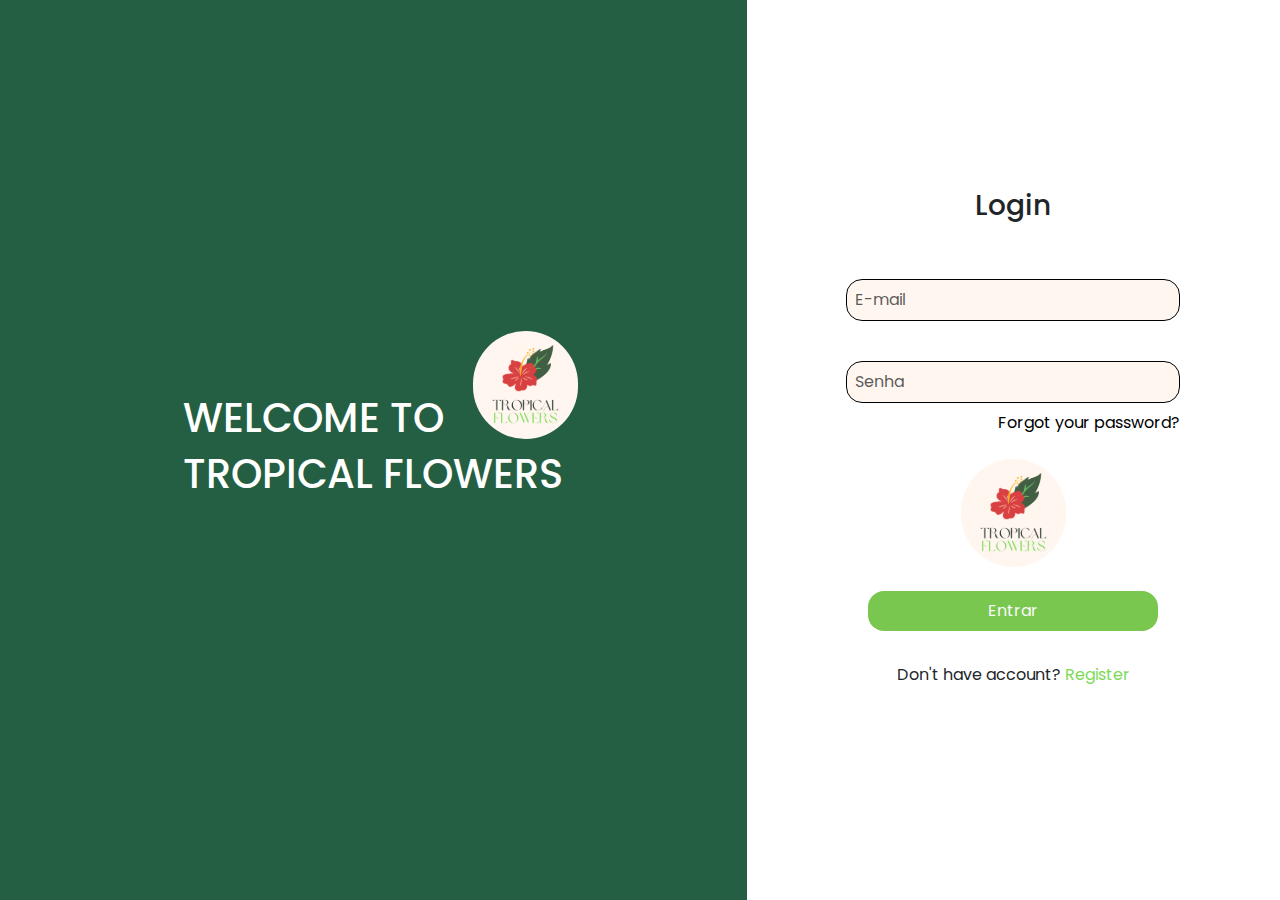
<file: pages/login_adm.html>
<!DOCTYPE html>
<html lang="pt-br">

<head>
    <meta charset="UTF-8">
    <meta http-equiv="X-UA-Compatible" content="IE=edge">
    <meta name="viewport" content="width=device-width, initial-scale=1.0">
    <link rel="stylesheet" href="../css/style.css">
    <link rel="preconnect" href="https://fonts.googleapis.com">
    <link rel="preconnect" href="https://fonts.gstatic.com" crossorigin>
    <link rel="stylesheet" href="https://cdn.jsdelivr.net/npm/bootstrap@5.3.0-alpha3/dist/css/bootstrap.min.css">
    <link href="https://fonts.googleapis.com/css2?family=Poppins:wght@400;500;700&display=swap" rel="stylesheet">
    <title>Login Administrador</title>
</head>

<body>
    <div class="vh-100 d-flex flex-column flex-lg-row">
        <div class="col-12 col-sm-12 col-md-7 bg-green d-flex">
            <div class="my-5 m-auto m-sm-auto  position-relative p-5">
                <h1 style="color: white;">WELCOME TO </h1>
                <h1 style="color: white;"> TROPICAL FLOWERS</h1>
                <div class="position-absolute" style="bottom: 115px; right: 33px";> <img src="../assets/img/logo_tropical_flowers 4.svg"></div>
            </div>
        </div>
        <div class="col-12 col-sm-12 col-md-5 bg-white text-center d-flex justify-content-center p-5">
            <form class="my-auto">
                <h3 class="login-popup mb-5">Login</h3>
                <div class="d-flex flex-column gap-4">
                    <div class="form-group">
                        <input type="email"
                            class="form-control bg-pink-light rounded-4 mb-2 mt-2 p-2 border-1 border-black"
                            id="exampleInputEmail1" aria-describedby="emailHelp" placeholder="E-mail">
                    </div>
                    <div class="form-group">
                        <input type="password"
                            class="form-control bg-pink-light rounded-4 mb-2 mt-2 p-2 border-1 border-black"
                            id="exampleInputPassword1" placeholder="Senha">
                    </div>
                </div>

                <div class="form-group text-end mb-4">
                    <a href="#" class="text-decoration-none text-black">Forgot your password?</a>
                </div>
                <div>
                    <img src="../assets/img/logo_tropical_flowers 4.svg">
                </div>
                    <button type="button"
                        class="btn-entrar-popup btn bg-green-meddiun rounded-4 text-light my-4" onclick="window.location.href = './homeadm.html'">Entrar</button>
                    <div class="form-group sem-conta text-center mb-4 mt-2">
                        <p>Don't have account? <a href="#" class="text-decoration-none"
                                style="color:#7ED957;">Register</a></p>
                    </div>
            </form>

        </div>
    </div>

    <script src="../js/script.js"></script>
    <script src="https://code.jquery.com/jquery-3.3.1.slim.min.js"
        integrity="sha384-q8i/X+965DzO0rT7abK41JStQIAqVgRVzpbzo5smXKp4YfRvH+8abtTE1Pi6jizo"
        crossorigin="anonymous"></script>
    <script src="https://cdn.jsdelivr.net/npm/popper.js@1.14.3/dist/umd/popper.min.js"
        integrity="sha384-ZMP7rVo3mIykV+2+9J3UJ46jBk0WLaUAdn689aCwoqbBJiSnjAK/l8WvCWPIPm49"
        crossorigin="anonymous"></script>
    <script src="https://cdn.jsdelivr.net/npm/bootstrap@4.1.3/dist/js/bootstrap.min.js"
        integrity="sha384-ChfqqxuZUCnJSK3+MXmPNIyE6ZbWh2IMqE241rYiqJxyMiZ6OW/JmZQ5stwEULTy"
        crossorigin="anonymous"></script>
</body>

</html>
</file>
<file: css/style.css>
* {
    font-family: 'Poppins', Arial, Helvetica, sans-serif;
}

::-webkit-scrollbar {
    background-color: #CCF8B3;
    width: 5px;
}

::-webkit-scrollbar-thumb {
    background-color: #7AC750;
}

/*COLORS*/
.bg-pink-light {
    background-color: #FFF6EF !important;
}

.bg-green {
    background-color: #245F43 !important;
}

.bg-green-light {
    background-color: #CCF8B3 !important;
}

.bg-green-meddiun {
    background-color: #7AC750 !important;
}
.bg-silver{
    background-color: rgb(238, 237, 237) !important;
}

input[type="checkbox"]{
    display: none;
}

.submit-lente {
    position: absolute;
    left: 1rem;
    z-index: 1000;
    border: none;
    background: transparent;
    outline: none;
    height: 100%;
    background-color: transparent;
}

.placeholder-light::placeholder {
    color: rgba(255, 255, 255, 0.493) !important;
}

.div-shadow {
    height: 100% !important;
}

.valorproduto {
    color: #7AC750;
}

.line {
    width: 100%;
    height: 2px;
    background-color: #7AC750;
}

.item-hover:hover {
    cursor: pointer;
    background-color: rgba(204, 198, 198, 0.25);
}

.login {
    z-index: 2000;
    background-color: rgba(0, 0, 0, 0.34);
}

.login-visible {
    opacity: 1;
    display: flex;
    pointer-events: all;
}

.login-hidden {
    opacity: 0;
    display: none;
    pointer-events: none;
}

.btn-entrar-popup {
    width: 290px;
    height: 40px;
}

.btn-popup {
    width: 250px;
    height: 50px;
}

.cart {
    z-index: 1000;
    background-color: rgba(0, 0, 0, 0.34);
}

.cart-visible {
    opacity: 1;
    display: flex;
    pointer-events: all;
}

.cart-hidden {
    opacity: 0;
    display: none;
    pointer-events: none;
}

.card {
    
    background-color: #F4F4F4 !important;
}

.card-title,
.card-subtitle {
    font-weight: 700;
}

.card-subtitle {
    color: #7AC750 !important;
}

.quantity {
    display: flex;
    width: 32px;
    height: 32px;
    border-radius: 8px;
    background-color: white;
    box-shadow: inset 2px 4px 4px rgba(0, 0, 0, 0.25);
    margin-top: auto;
    margin-bottom: auto;
    align-items: center;
    justify-content: center;
    color: #245F43;
    font-weight: 700;

}

#valor-total-flores,
#valor-frete,
#valor-valor-compra {
    color: #245F43;
}

#label-total-flores,
#label-frete,
#label-descontos,
#label-valor-compra {
    font-weight: bold;
}

#valor-descontos {
    color: #5F2424;
}

.btn-finalizar-compra {
    width: 428px;
    height: 62px;
    box-shadow: 0px 4px 4px rgba(0, 0, 0, 0.25);
    width: 100%;

}
.buttonIcon{
    background-color: #245F43;
    border: none;
    color: white;
}
.btn-warning{
    background-color: white ;
    border-radius: 25px;
}

#offcanvasScrolling{
    width: 20vw;
    height: 100vh;
    
}
.navbar{
    width: 80vw;
    margin-left: 20%;
}

.form-card{
    padding: 0px;
   
}
.form-card-2{
    padding-top: 30px;
    
}
.form-card-3{
    padding-top: 30px;
    
}
.btn-adicionar{
 position: static;
 margin-top: 30px; 
    
}
.aside{
    position: sticky;
    top: 0;
    left: 0;
    height: 100vh;
    width: 20%;
}

.more{
    color: #245F43;
}
@media (max-width: 992px){
    .aside{
        width: 25%;
    }
}
@media (max-width: 768px){
    .aside{
        width: 50px;
    }
}
/* --bs-breakpoint-xs: 0;
    --bs-breakpoint-sm: 576px;
    --bs-breakpoint-md: 768px;
    --bs-breakpoint-lg: 992px;
    --bs-breakpoint-xl: 1200px;
    --bs-breakpoint-xxl: 1400px; */


.btn-voltar{
    height: 30px;
    width: 30px;
    margin-top: 0%;
    font-family: 'Poppins', Arial, Helvetica, sans-serif;
    
}


.prices{
    display: flex;
    flex-direction: column;
}
.price{
    font-size: 30px;
    font-weight: 700;
    color: #7AC750;
}
.off{
    font-size: 25px;
    color: #ccc;
    text-decoration: line-through;
}
.amount-produtos{
    
    background-color: #245F43;
    padding: 10px 20px;
   
}
.options-produtos{
    display: flex;
    gap: 20px;
}
.amount-produtos span{
    font-weight: 700;
    font-size: 15px;
    color: white;
}
.minus, .plus{
    cursor: pointer;
}
.minus img{
   width: 15px;
}
.plus img{
    width: 15px;
}
.button-cart{
    color: #F4F4F4;
    background-color: #7AC750;
    font-size: 20px;
    font-weight: 700;
}
.button-cart img{
   color: rgb(247, 205, 19);
}
.icons-stars{
    color: rgb(247, 205, 19);
    font-size: 140%;
    stroke: #bda946;
}
.tumbnail-produto img{
 width: 100%;
}

/*Tela-Sobre*/
.imagens-about{
    display: flex;
    justify-content: center;
    align-items: center;
    min-height: 65vh;

}
.container-card-sobre{
    width: 1150px;
    padding: 5px;
    display: flex;
    align-items: center;
    justify-content: center;
    flex-wrap: wrap;
}
.card-tela-sobre{
    color: white;
    position: relative;
    text-align: center;
    padding: 40px;
    width: 250px;
    background-color:#8DCB6B;
    margin: 40px;
    border-radius:40px;
    overflow: hidden;
    transition: 0.5s;
}
.card-tela-sobre-centro{
    color: white;
    position: relative;
    text-align: center;
    padding: 31px;
    width: 250px;
    background-color:#8DCB6B;
    margin: 40px;
    border-radius:40px;
    overflow: hidden;
    transition: 0.5s;
}
.contander-texto-about-um{
    text-align: justify;
}
.contander-texto-about-dois{
    text-align: center;
}
.container-localizacao{
    background-color: #245F43;
    padding: 80px; 
}
.container-localizacao-dois{
    margin-left: 12%; 
}
.texto-localizacao{
    color: white;
    margin-left: 7%;
}
/*Tela-Contatos*/
.titulo-contatos{
    display: flex;
    justify-content: center;
    align-items: center;
    min-height: 32vh; 
}
.container-contatos{
    background-color: #245F43;
    display: flex;
    justify-content: center;
    align-items: center;
    min-height: 50vh; 
}
.container-card-contatos{
    width: 1150px;
    padding: 5px;
    display: flex;
    align-items: center;
    justify-content: left;
    flex-wrap: wrap;
}
.card-tela-contatos{
    color: white;
    position: relative;
    text-align: left;
    padding: 40px;
    width: 300px;
    background-color:#245F43;
    margin: 40px;
    border-radius:10px;
    overflow: hidden;
    transition: 0.5s;

}
.contander-texto-contatos .h5{
    display: flex;
}
.card-tela-contatos .cor-texto-contatos{
    color: rgb(199, 193, 193);
}

 .card-add{
    margin-top: 150px;
}
.card-title-adm{
    font-size: 40px;
}
.card-text-adm{
    font-size: 20px;
}
.icon-user-adm{
    margin-top: 350px;
}
.icon-tam-adm{
    font-size: 35px;
}
</file>
